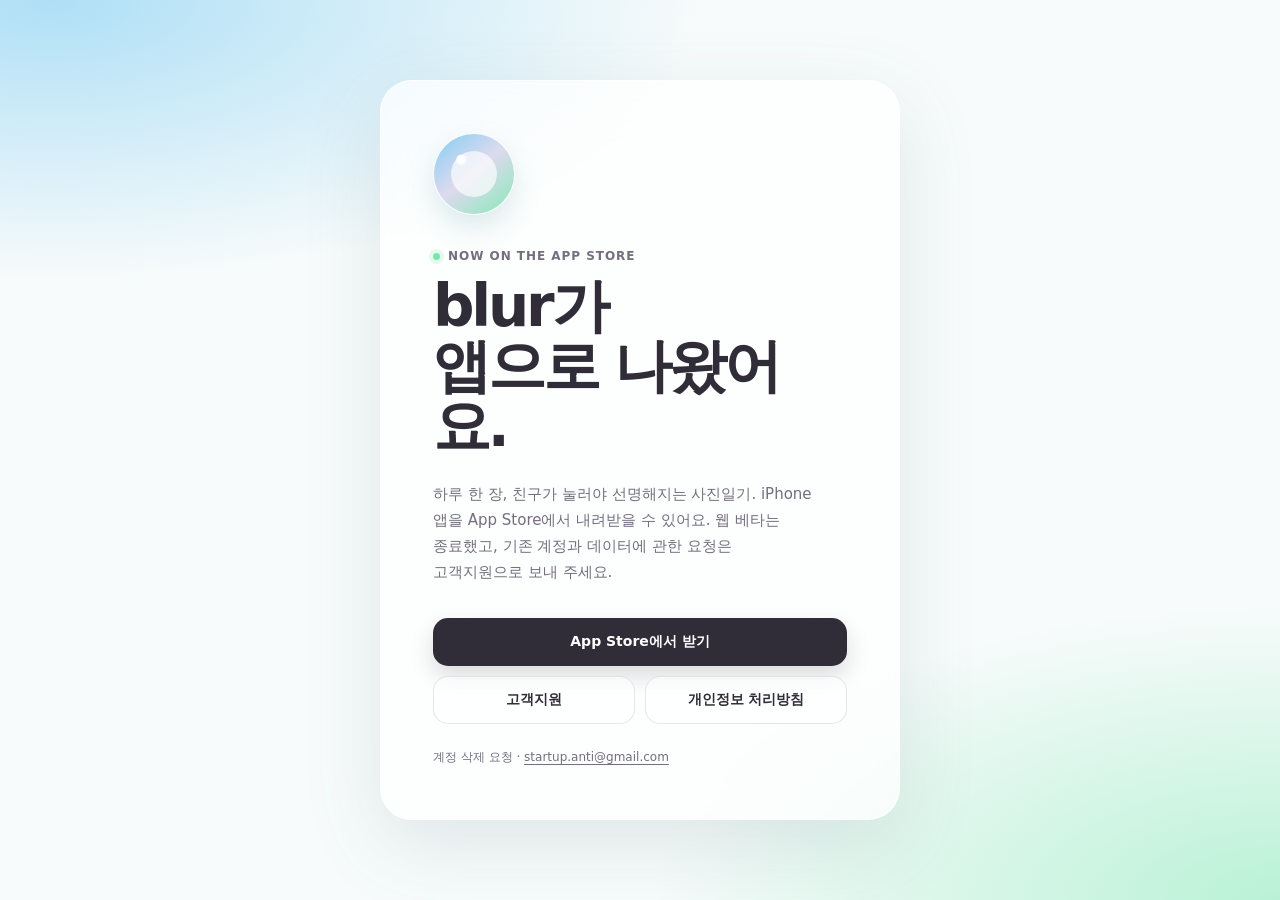
<file: index.html>
<!doctype html>
<html lang="ko">
  <head>
    <meta charset="utf-8">
    <meta name="viewport" content="width=device-width, initial-scale=1, viewport-fit=cover">
    <meta name="theme-color" content="#f7fbfb">
    <meta name="description" content="blur — 하루 한 장씩 나누는 사진일기. App Store에서 내려받고, 고객지원·개인정보 처리방침을 확인하세요.">
    <title>blur — 함께 보는 사진일기</title>
    <link rel="icon" href="./assets/favicon-32.png" type="image/png" sizes="32x32">
    <style>
      :root {
        color-scheme: light;
        --ink: #312d38;
        --muted: #746e7e;
        --sky: #72c8f2;
        --mint: #76e7ad;
        --paper: #f7fbfb;
        --glass: rgba(255, 255, 255, .72);
        --line: rgba(49, 45, 56, .12);
      }
      * { box-sizing: border-box; }
      html { min-height: 100%; background: var(--paper); }
      body {
        min-height: 100vh;
        min-height: 100svh;
        margin: 0;
        color: var(--ink);
        font-family: "Pretendard Variable", Pretendard, "SF Pro Text", -apple-system, BlinkMacSystemFont, "Apple SD Gothic Neo", system-ui, sans-serif;
        background:
          radial-gradient(75% 46% at 4% 0%, rgba(114, 200, 242, .54), transparent 68%),
          radial-gradient(72% 48% at 100% 100%, rgba(118, 231, 173, .48), transparent 68%),
          var(--paper);
      }
      main {
        min-height: 100vh;
        min-height: 100svh;
        display: grid;
        place-items: center;
        padding: max(28px, env(safe-area-inset-top)) 22px max(28px, env(safe-area-inset-bottom));
      }
      article {
        width: min(100%, 520px);
        padding: clamp(30px, 8vw, 52px);
        border: 1px solid rgba(255, 255, 255, .86);
        border-radius: 32px;
        background: var(--glass);
        box-shadow: 0 24px 80px rgba(75, 107, 116, .14);
        backdrop-filter: blur(24px);
        -webkit-backdrop-filter: blur(24px);
      }
      .mark {
        position: relative;
        width: 82px;
        height: 82px;
        margin-bottom: 34px;
        overflow: hidden;
        border: 1px solid rgba(255, 255, 255, .9);
        border-radius: 50%;
        background:
          radial-gradient(circle at 34% 32%, #fff 0 6%, transparent 7%),
          linear-gradient(140deg, var(--sky), #d9d5ec 48%, var(--mint));
        box-shadow: 0 12px 28px rgba(83, 148, 158, .2);
      }
      .mark::before {
        content: "";
        position: absolute;
        inset: 17px;
        border-radius: 50%;
        background: rgba(255, 255, 255, .7);
        box-shadow: 0 0 0 18px rgba(255, 255, 255, .12);
        backdrop-filter: blur(1px);
        -webkit-backdrop-filter: blur(1px);
        animation: resolve 900ms cubic-bezier(.2, .8, .2, 1) both;
      }
      .status {
        display: flex;
        align-items: center;
        gap: 8px;
        margin: 0 0 14px;
        color: var(--muted);
        font-size: 12px;
        font-weight: 650;
        letter-spacing: .08em;
      }
      .status::before {
        content: "";
        width: 7px;
        height: 7px;
        border-radius: 50%;
        background: var(--mint);
        box-shadow: 0 0 0 4px rgba(118, 231, 173, .18);
      }
      h1 {
        margin: 0;
        font-family: ui-rounded, "SF Pro Rounded", "Pretendard Variable", system-ui, sans-serif;
        font-size: clamp(38px, 10vw, 58px);
        font-weight: 720;
        letter-spacing: -.055em;
        line-height: 1.03;
      }
      .copy {
        max-width: 390px;
        margin: 24px 0 0;
        color: var(--muted);
        font-size: 15px;
        line-height: 1.75;
        word-break: keep-all;
      }
      nav {
        display: grid;
        grid-template-columns: 1fr 1fr;
        gap: 10px;
        margin-top: 32px;
      }
      .button {
        display: inline-flex;
        min-height: 48px;
        align-items: center;
        justify-content: center;
        padding: 12px 16px;
        border: 1px solid transparent;
        border-radius: 15px;
        color: var(--ink);
        font-size: 14px;
        font-weight: 650;
        text-decoration: none;
        transition: transform 160ms ease, box-shadow 160ms ease, background 160ms ease;
      }
      .button.primary {
        background: var(--ink);
        color: white;
        box-shadow: 0 10px 22px rgba(49, 45, 56, .16);
      }
      .button.secondary {
        border-color: var(--line);
        background: rgba(255, 255, 255, .58);
      }
      .button.wide { grid-column: 1 / -1; }
      .button:hover { transform: translateY(-1px); }
      .button:focus-visible {
        outline: 3px solid rgba(114, 200, 242, .54);
        outline-offset: 3px;
      }
      footer {
        margin-top: 24px;
        color: var(--muted);
        font-size: 12px;
        line-height: 1.6;
      }
      footer a { color: inherit; text-underline-offset: 3px; }
      @keyframes resolve {
        from { opacity: .1; transform: scale(.42); filter: blur(8px); }
        to { opacity: 1; transform: scale(1); filter: blur(0); }
      }
      @media (max-width: 420px) {
        article { border-radius: 26px; }
        nav { grid-template-columns: 1fr; }
      }
      @media (prefers-reduced-motion: reduce) {
        *, *::before, *::after { animation: none !important; transition: none !important; }
      }
    </style>
  </head>
  <body>
    <main>
      <article aria-labelledby="store-title">
        <div class="mark" aria-hidden="true"></div>
        <p class="status">NOW ON THE APP STORE</p>
        <h1 id="store-title">blur가<br>앱으로 나왔어요.</h1>
        <p class="copy">하루 한 장, 친구가 눌러야 선명해지는 사진일기. iPhone 앱을 App Store에서 내려받을 수 있어요. 웹 베타는 종료했고, 기존 계정과 데이터에 관한 요청은 고객지원으로 보내 주세요.</p>
        <nav aria-label="앱 내려받기와 도움말 링크">
          <a class="button primary wide" href="https://apps.apple.com/kr/app/id6805774340">App Store에서 받기</a>
          <a class="button secondary" href="./legal/support.html">고객지원</a>
          <a class="button secondary" href="./legal/privacy.html">개인정보 처리방침</a>
        </nav>
        <footer>
          계정 삭제 요청 · <a href="mailto:startup.anti@gmail.com">startup.anti@gmail.com</a>
        </footer>
      </article>
    </main>
    <script>
      (async () => {
        const authKey = "sb-nzrfzxpqvhdkmogpsscz-auth-token";
        const blurKeys = ["blur-service-state-v2", "blur-notif-seen", "blur-bg", "blur-kb-height"];
        try {
          for (const key of blurKeys) localStorage.removeItem(key);
          for (let index = localStorage.length - 1; index >= 0; index -= 1) {
            const key = localStorage.key(index);
            if (key === authKey || key?.startsWith(`${authKey}.`)) localStorage.removeItem(key);
          }
        } catch {}

        try {
          if ("serviceWorker" in navigator) {
            const registrations = await navigator.serviceWorker.getRegistrations();
            const scope = new URL("./", location.href).href;
            await Promise.all(registrations.filter((registration) => registration.scope === scope).map(async (registration) => {
              try { await (await registration.pushManager?.getSubscription())?.unsubscribe(); } catch {}
              return registration.unregister();
            }));
          }
          if ("caches" in window) {
            await Promise.all((await caches.keys()).filter((key) => key.startsWith("blur-service-")).map((key) => caches.delete(key)));
          }
        } catch {}
      })();
    </script>
  </body>
</html>
</file>
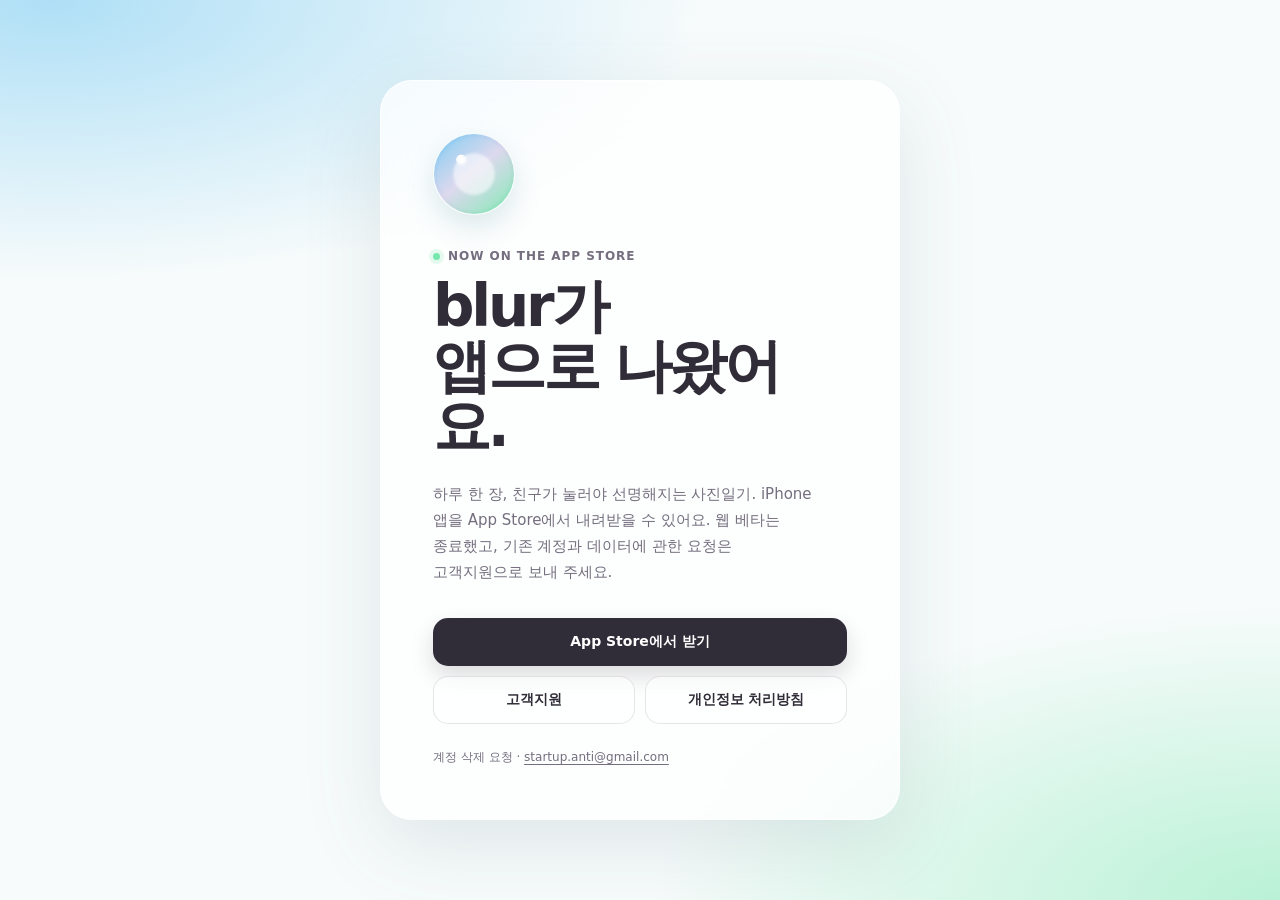
<file: invite/index.html>
<!doctype html>
<html lang="ko">
  <head>
    <meta charset="utf-8">
    <meta name="viewport" content="width=device-width, initial-scale=1">
    <meta http-equiv="refresh" content="0; url=../">
    <meta name="robots" content="noindex">
    <link rel="canonical" href="../">
    <title>blur 웹 베타 종료 안내</title>
  </head>
  <body>
    <p>blur 웹 베타가 종료되었습니다. <a href="../">종료 안내 보기</a></p>
  </body>
</html>
</file>
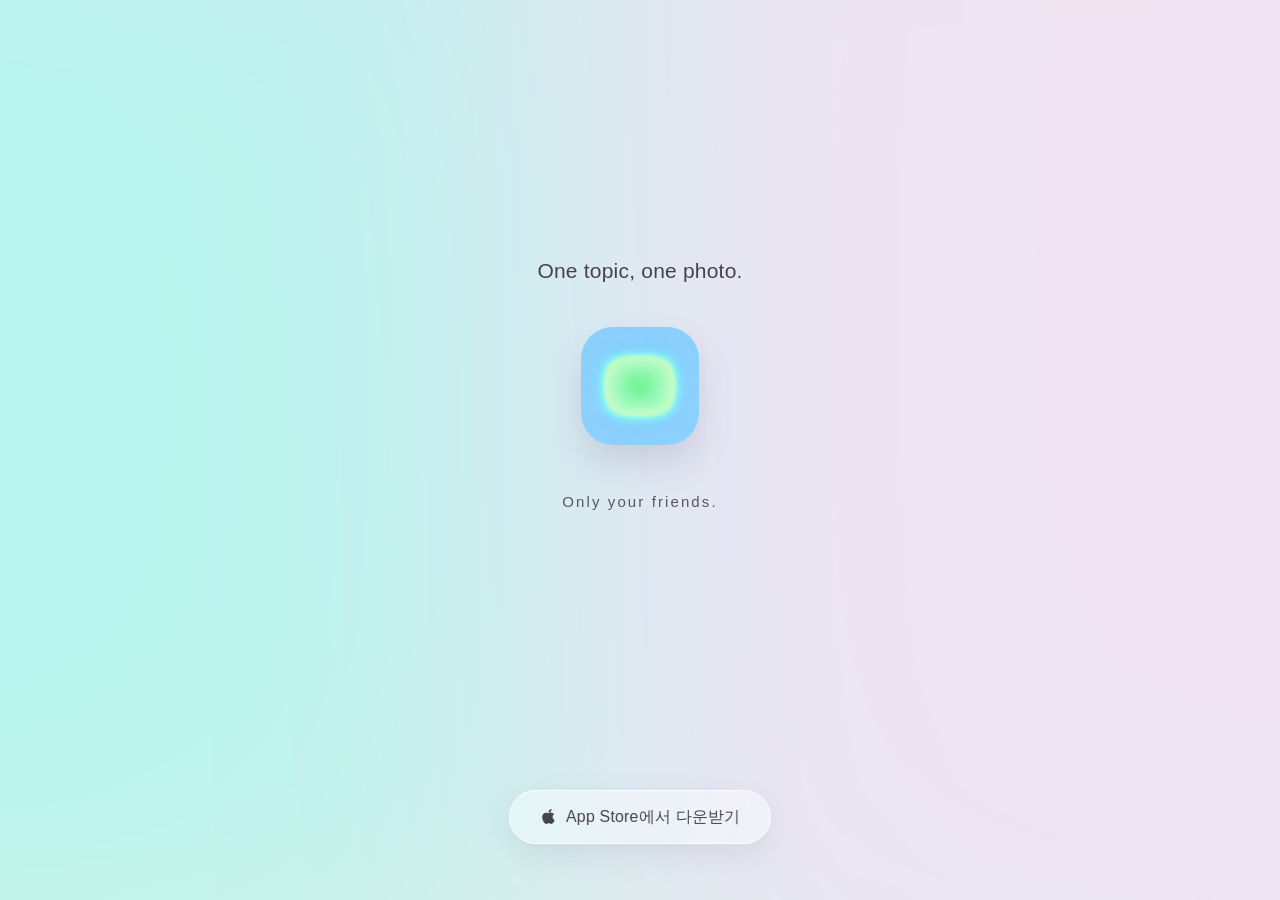
<file: go/meta/index.html>
<!doctype html>
<html lang="ko">
  <head>
    <meta charset="utf-8">
    <meta name="viewport" content="width=device-width, initial-scale=1, viewport-fit=cover">
    <meta name="theme-color" content="#d3e6ee">
    <meta name="description" content="blur — 매일 하나의 주제, 친구들만 보는 사진일기.">
    <meta name="robots" content="noindex">
    <title>blur — 함께 보는 사진일기</title>
    <link rel="icon" href="../../assets/favicon-32.png" type="image/png" sizes="32x32">
    <link rel="apple-touch-icon" href="../../assets/icon-180.png">
    <style>
      :root {
        color-scheme: light;
        --ink: #47434c;
        --ink-soft: #5a5660;
        --mist: #d6e7ef;
      }
      * { box-sizing: border-box; }
      html, body { height: 100%; margin: 0; }
      body {
        color: var(--ink);
        font-family: "SF Pro Display", -apple-system, BlinkMacSystemFont, "Helvetica Neue", "Apple SD Gothic Neo", sans-serif;
        font-weight: 300;
        -webkit-font-smoothing: antialiased;
        background: var(--mist) url("./bg.jpg") center / cover no-repeat fixed;
      }
      main {
        position: relative;
        min-height: 100vh;
        min-height: 100svh;
        display: flex;
        flex-direction: column;
        align-items: center;
        justify-content: center;
        padding: env(safe-area-inset-top) 24px calc(env(safe-area-inset-bottom) + 132px);
        text-align: center;
      }
      h1 {
        margin: 0;
        font-size: 21px;
        font-weight: 300;
        letter-spacing: .01em;
      }
      .icon {
        width: 118px;
        height: 118px;
        margin: 44px 0 48px;
        border-radius: 27%;
        box-shadow: 0 18px 34px rgba(110, 104, 140, .2);
        animation: focus 1400ms cubic-bezier(.2, .7, .2, 1) 200ms both;
      }
      .tagline {
        margin: 0;
        color: var(--ink-soft);
        font-size: 15px;
        letter-spacing: .14em;
      }
      .store {
        position: absolute;
        left: 50%;
        bottom: calc(env(safe-area-inset-bottom) + 56px);
        transform: translateX(-50%);
        display: inline-flex;
        align-items: center;
        gap: 9px;
        min-height: 54px;
        padding: 0 30px;
        border: 1px solid rgba(255, 255, 255, .8);
        border-radius: 999px;
        background: rgba(255, 255, 255, .42);
        box-shadow: 0 10px 30px rgba(110, 104, 140, .14);
        backdrop-filter: blur(18px) saturate(1.2);
        -webkit-backdrop-filter: blur(18px) saturate(1.2);
        color: var(--ink);
        font-size: 16px;
        font-weight: 400;
        letter-spacing: .01em;
        white-space: nowrap;
        text-decoration: none;
        -webkit-tap-highlight-color: transparent;
        transition: transform 160ms ease, background 160ms ease;
        animation: rise 700ms ease 900ms both;
      }
      .store:active { transform: translateX(-50%) scale(.97); background: rgba(255, 255, 255, .6); }
      .store:focus-visible { outline: 2px solid rgba(71, 67, 76, .5); outline-offset: 4px; }
      .store svg { width: 17px; height: 17px; margin-top: -2px; }
      @keyframes focus {
        from { filter: blur(14px); opacity: .55; transform: scale(.94); }
        to { filter: blur(0); opacity: 1; transform: scale(1); }
      }
      @keyframes rise {
        from { opacity: 0; transform: translate(-50%, 8px); }
        to { opacity: 1; transform: translate(-50%, 0); }
      }
      @media (prefers-reduced-motion: reduce) {
        .icon, .store { animation: none; }
      }
    </style>
  </head>
  <body>
    <main>
      <h1>One topic, one photo.</h1>
      <img class="icon" src="./icon.jpg" alt="blur 앱 아이콘" width="118" height="118">
      <p class="tagline">Only your friends.</p>
      <a class="store" href="https://apps.apple.com/app/apple-store/id6805774340?pt=129358809&amp;ct=meta&amp;mt=8">
        <svg viewBox="0 0 384 512" aria-hidden="true"><path fill="currentColor" d="M318.7 268.7c-.2-36.7 16.4-64.4 50-84.8-18.8-26.9-47.2-41.7-84.7-44.6-35.5-2.8-74.3 20.7-88.5 20.7-15 0-49.4-19.7-76.4-19.7C63.3 141.2 4 184.8 4 273.5q0 39.3 14.4 81.2c12.8 36.7 59 126.7 107.2 125.2 25.2-.6 43-17.9 75.8-17.9 31.8 0 48.3 17.9 76.4 17.9 48.6-.7 90.4-82.5 102.6-119.3-65.2-30.7-61.7-90-61.7-91.9zm-56.6-164.2c27.3-32.4 24.8-61.9 24-72.5-24.1 1.4-52 16.4-67.9 34.9-17.5 19.8-27.8 44.3-25.6 71.9 26.1 2 49.9-11.4 69.5-34.3z"/></svg>
        App Store에서 다운받기
      </a>
    </main>
  </body>
</html>
</file>
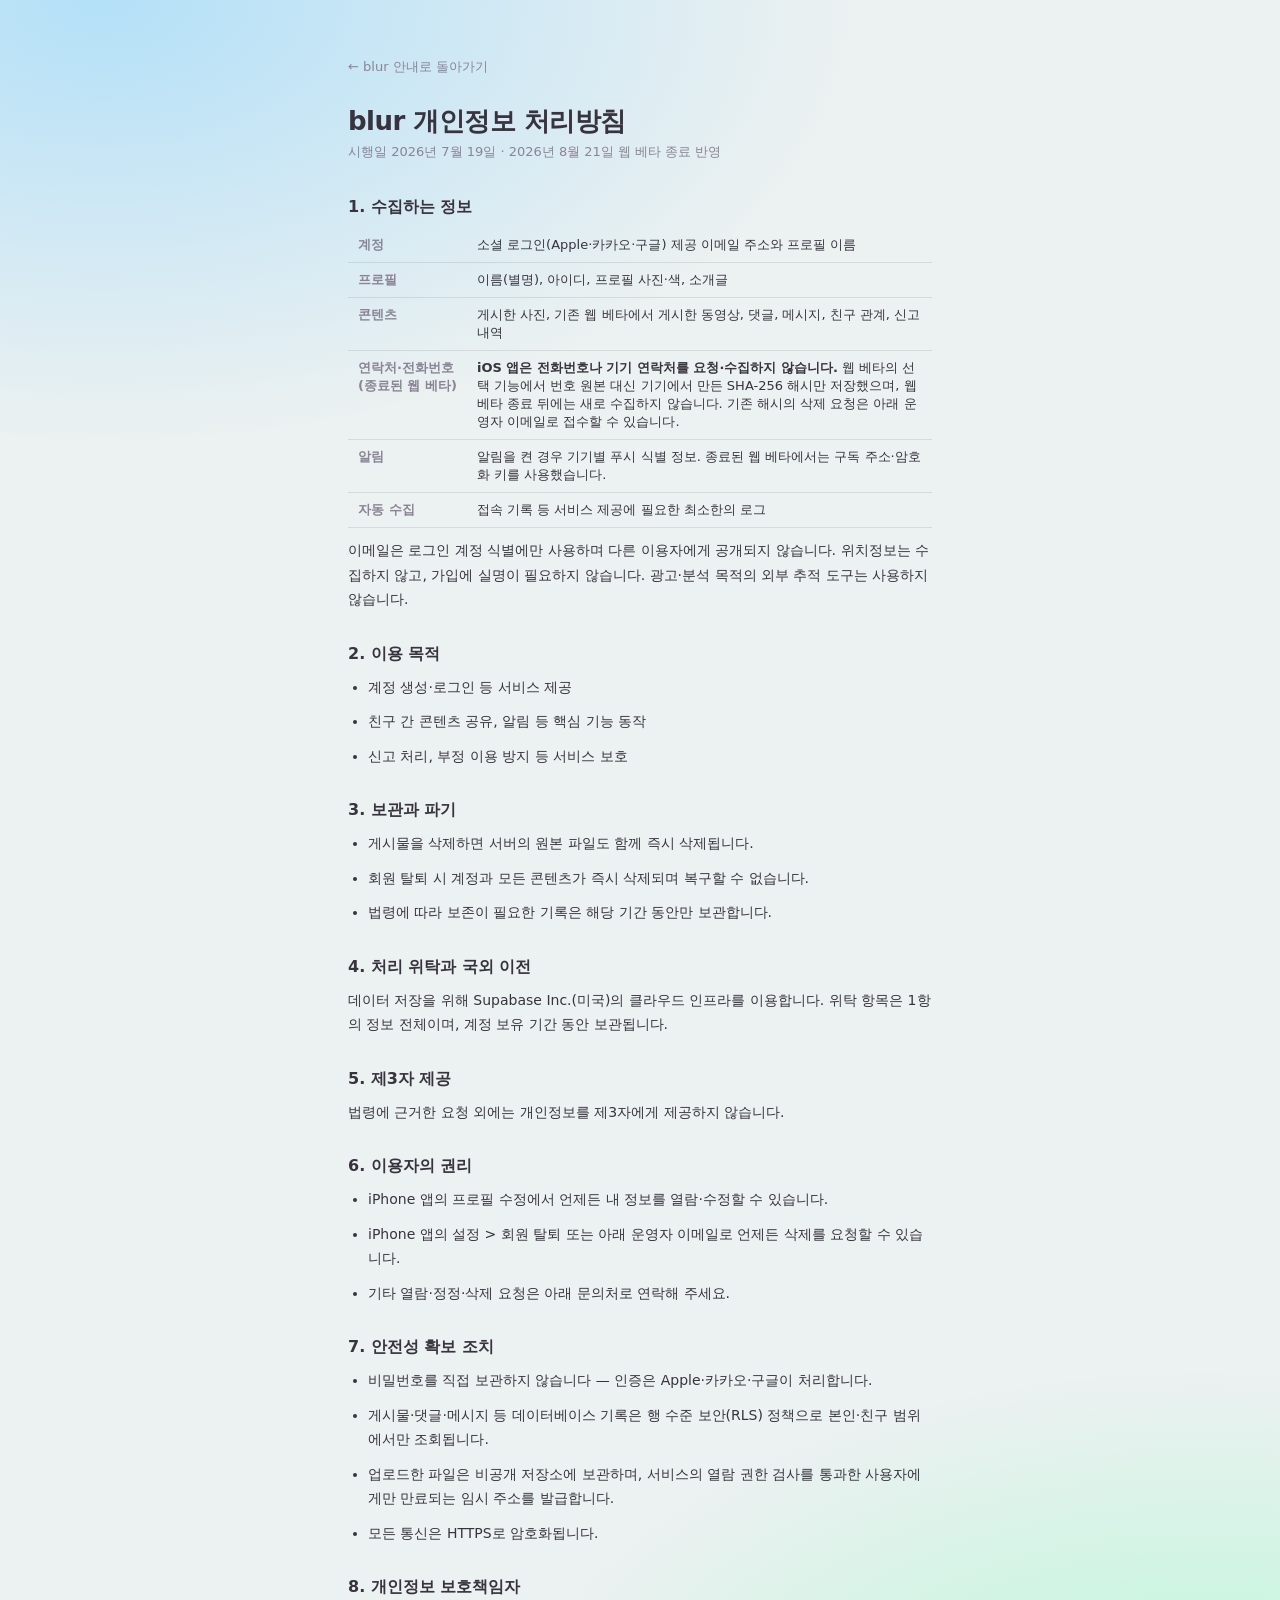
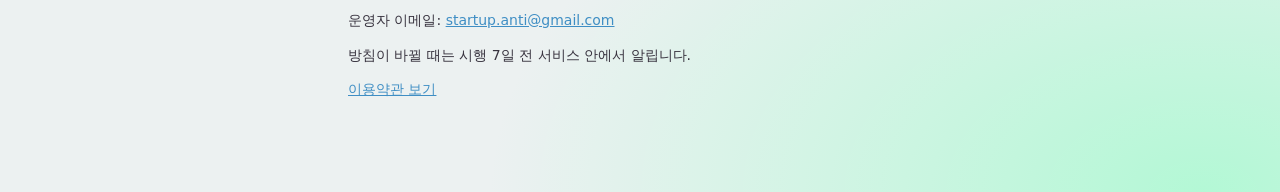
<file: legal/privacy.html>
<!doctype html>
<html lang="ko">
  <head>
    <meta charset="utf-8">
    <meta name="viewport" content="width=device-width, initial-scale=1">
    <title>blur 개인정보 처리방침</title>
    <style>
      :root {
        --ink: #38333f;
        --muted: #8a8496;
      }
      * { box-sizing: border-box; }
      body {
        margin: 0;
        font-family: "SF Pro Text", -apple-system, BlinkMacSystemFont, "Apple SD Gothic Neo", "Pretendard Variable", Pretendard, system-ui, sans-serif;
        color: var(--ink);
        background:
          radial-gradient(95% 40% at 8% 0%, rgba(123, 207, 255, .5) 0%, transparent 62%),
          radial-gradient(90% 38% at 94% 100%, rgba(123, 255, 186, .5) 0%, transparent 62%),
          #ecf1f1;
        min-height: 100vh;
      }
      main {
        max-width: 640px;
        margin: 0 auto;
        padding: 56px 28px 80px;
      }
      h1 { font-size: 26px; letter-spacing: -.02em; margin: 0 0 4px; }
      .date { color: var(--muted); font-size: 13px; margin-bottom: 36px; }
      h2 { font-size: 16px; margin: 32px 0 10px; }
      p, li { font-size: 14px; line-height: 1.75; margin: 0 0 10px; }
      ul { padding-left: 20px; margin: 0 0 10px; }
      table { width: 100%; border-collapse: collapse; font-size: 13px; margin: 0 0 10px; }
      th, td { text-align: left; padding: 8px 10px; border-bottom: 1px solid rgba(56, 51, 63, .12); vertical-align: top; }
      th { color: var(--muted); font-weight: 600; white-space: nowrap; }
      a { color: #3f8ec4; }
      .back { display: inline-block; margin-bottom: 28px; font-size: 13px; color: var(--muted); text-decoration: none; }
    </style>
  </head>
  <body>
    <main>
      <a class="back" href="../index.html">← blur 안내로 돌아가기</a>
      <h1>blur 개인정보 처리방침</h1>
      <div class="date">시행일 2026년 7월 19일 · 2026년 8월 21일 웹 베타 종료 반영</div>

      <h2>1. 수집하는 정보</h2>
      <table>
        <tr><th>계정</th><td>소셜 로그인(Apple·카카오·구글) 제공 이메일 주소와 프로필 이름</td></tr>
        <tr><th>프로필</th><td>이름(별명), 아이디, 프로필 사진·색, 소개글</td></tr>
        <tr><th>콘텐츠</th><td>게시한 사진, 기존 웹 베타에서 게시한 동영상, 댓글, 메시지, 친구 관계, 신고 내역</td></tr>
        <tr><th>연락처·전화번호<br>(종료된 웹 베타)</th><td><b>iOS 앱은 전화번호나 기기 연락처를 요청·수집하지 않습니다.</b> 웹 베타의 선택 기능에서 번호 원본 대신 기기에서 만든 SHA-256 해시만 저장했으며, 웹 베타 종료 뒤에는 새로 수집하지 않습니다. 기존 해시의 삭제 요청은 아래 운영자 이메일로 접수할 수 있습니다.</td></tr>
        <tr><th>알림</th><td>알림을 켠 경우 기기별 푸시 식별 정보. 종료된 웹 베타에서는 구독 주소·암호화 키를 사용했습니다.</td></tr>
        <tr><th>자동 수집</th><td>접속 기록 등 서비스 제공에 필요한 최소한의 로그</td></tr>
      </table>
      <p>이메일은 로그인 계정 식별에만 사용하며 다른 이용자에게 공개되지 않습니다. 위치정보는 수집하지 않고, 가입에 실명이 필요하지 않습니다. 광고·분석 목적의 외부 추적 도구는 사용하지 않습니다.</p>

      <h2>2. 이용 목적</h2>
      <ul>
        <li>계정 생성·로그인 등 서비스 제공</li>
        <li>친구 간 콘텐츠 공유, 알림 등 핵심 기능 동작</li>
        <li>신고 처리, 부정 이용 방지 등 서비스 보호</li>
      </ul>

      <h2>3. 보관과 파기</h2>
      <ul>
        <li>게시물을 삭제하면 서버의 원본 파일도 함께 즉시 삭제됩니다.</li>
        <li>회원 탈퇴 시 계정과 모든 콘텐츠가 즉시 삭제되며 복구할 수 없습니다.</li>
        <li>법령에 따라 보존이 필요한 기록은 해당 기간 동안만 보관합니다.</li>
      </ul>

      <h2>4. 처리 위탁과 국외 이전</h2>
      <p>데이터 저장을 위해 Supabase Inc.(미국)의 클라우드 인프라를 이용합니다. 위탁 항목은 1항의 정보 전체이며, 계정 보유 기간 동안 보관됩니다.</p>

      <h2>5. 제3자 제공</h2>
      <p>법령에 근거한 요청 외에는 개인정보를 제3자에게 제공하지 않습니다.</p>

      <h2>6. 이용자의 권리</h2>
      <ul>
        <li>iPhone 앱의 프로필 수정에서 언제든 내 정보를 열람·수정할 수 있습니다.</li>
        <li>iPhone 앱의 설정 &gt; 회원 탈퇴 또는 아래 운영자 이메일로 언제든 삭제를 요청할 수 있습니다.</li>
        <li>기타 열람·정정·삭제 요청은 아래 문의처로 연락해 주세요.</li>
      </ul>

      <h2>7. 안전성 확보 조치</h2>
      <ul>
        <li>비밀번호를 직접 보관하지 않습니다 — 인증은 Apple·카카오·구글이 처리합니다.</li>
        <li>게시물·댓글·메시지 등 데이터베이스 기록은 행 수준 보안(RLS) 정책으로 본인·친구 범위에서만 조회됩니다.</li>
        <li>업로드한 파일은 비공개 저장소에 보관하며, 서비스의 열람 권한 검사를 통과한 사용자에게만 만료되는 임시 주소를 발급합니다.</li>
        <li>모든 통신은 HTTPS로 암호화됩니다.</li>
      </ul>

      <h2>8. 개인정보 보호책임자</h2>
      <p>운영자 이메일: <a href="mailto:startup.anti@gmail.com">startup.anti@gmail.com</a></p>
      <p>방침이 바뀔 때는 시행 7일 전 서비스 안에서 알립니다.</p>
      <p><a href="./terms.html">이용약관 보기</a></p>
    </main>
  </body>
</html>
</file>
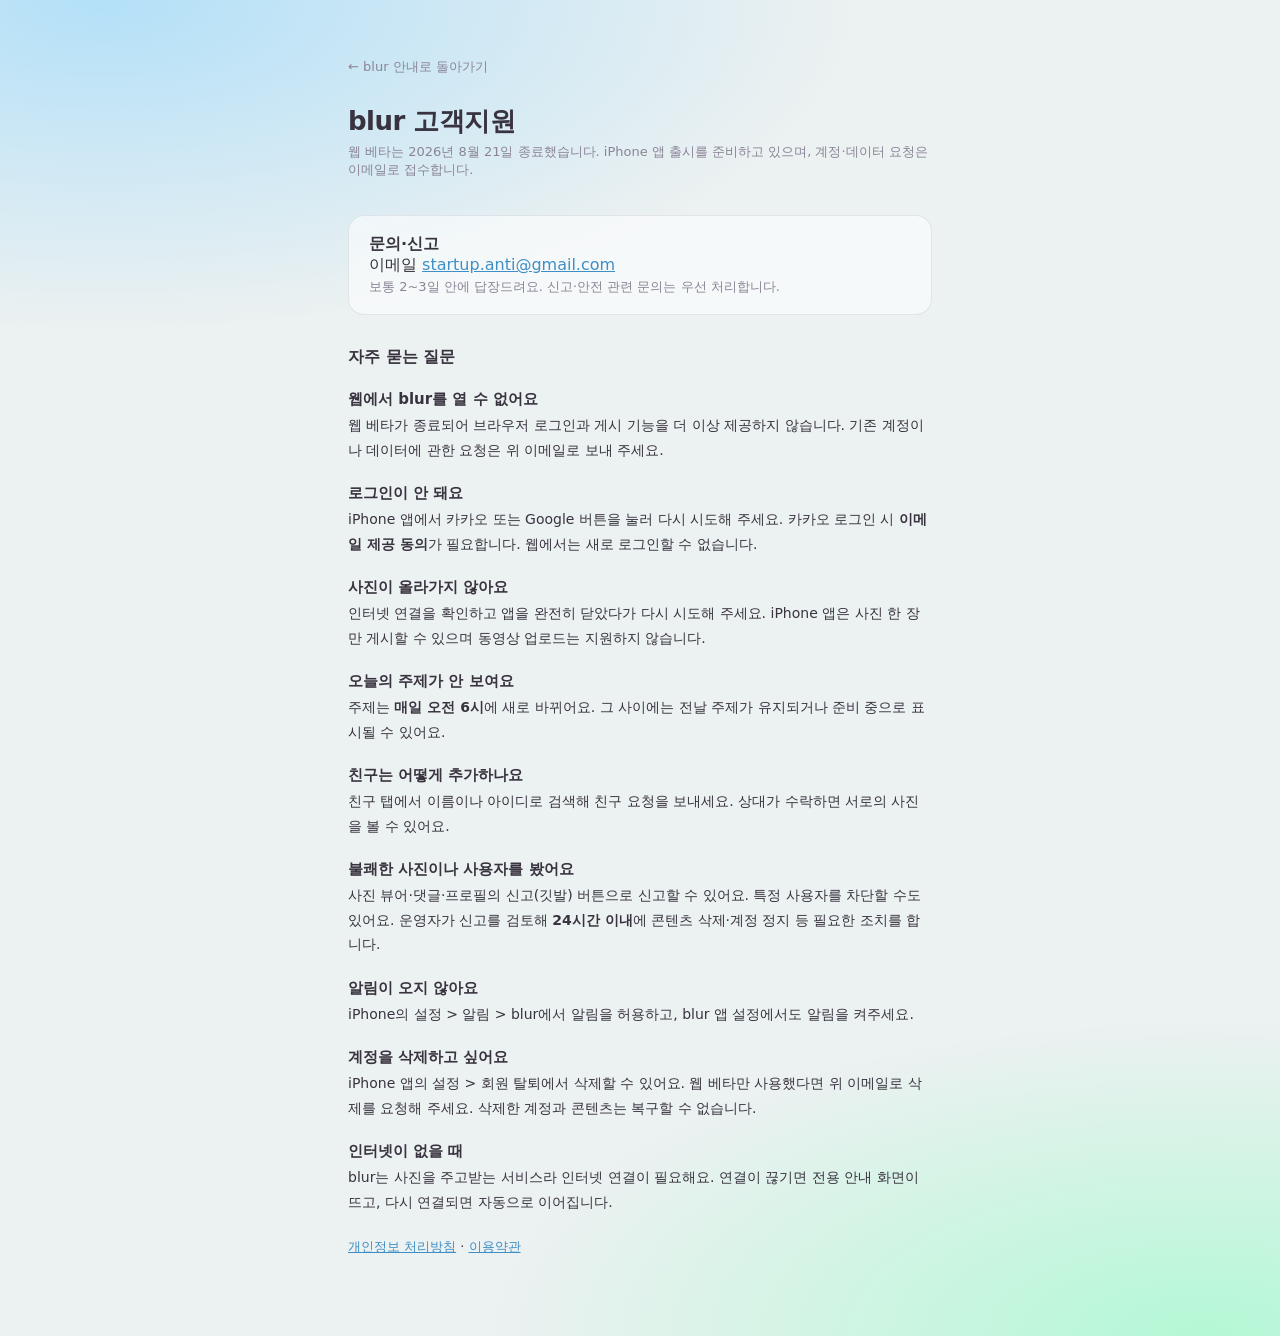
<file: legal/support.html>
<!doctype html>
<html lang="ko">
  <head>
    <meta charset="utf-8">
    <meta name="viewport" content="width=device-width, initial-scale=1">
    <title>blur 고객지원</title>
    <style>
      :root {
        --ink: #38333f;
        --muted: #8a8496;
      }
      * { box-sizing: border-box; }
      body {
        margin: 0;
        font-family: "SF Pro Text", -apple-system, BlinkMacSystemFont, "Apple SD Gothic Neo", "Pretendard Variable", Pretendard, system-ui, sans-serif;
        color: var(--ink);
        background:
          radial-gradient(95% 40% at 8% 0%, rgba(123, 207, 255, .5) 0%, transparent 62%),
          radial-gradient(90% 38% at 94% 100%, rgba(123, 255, 186, .5) 0%, transparent 62%),
          #ecf1f1;
        min-height: 100vh;
      }
      main {
        max-width: 640px;
        margin: 0 auto;
        padding: 56px 28px 80px;
      }
      h1 { font-size: 26px; letter-spacing: -.02em; margin: 0 0 4px; }
      .date { color: var(--muted); font-size: 13px; margin-bottom: 36px; }
      h2 { font-size: 16px; margin: 32px 0 8px; }
      p, li { font-size: 14px; line-height: 1.75; margin: 0 0 10px; }
      .q { font-weight: 600; margin: 22px 0 4px; font-size: 15px; }
      .contact {
        margin-top: 28px; padding: 18px 20px;
        background: rgba(255, 255, 255, .55);
        border: 1px solid rgba(56, 51, 63, .1); border-radius: 16px;
      }
      a { color: #3f8ec4; }
      .back { display: inline-block; margin-bottom: 28px; font-size: 13px; color: var(--muted); text-decoration: none; }
      .links { margin-top: 24px; font-size: 13px; }
    </style>
  </head>
  <body>
    <main>
      <a class="back" href="../index.html">← blur 안내로 돌아가기</a>
      <h1>blur 고객지원</h1>
      <div class="date">웹 베타는 2026년 8월 21일 종료했습니다. iPhone 앱 출시를 준비하고 있으며, 계정·데이터 요청은 이메일로 접수합니다.</div>

      <div class="contact">
        <strong>문의·신고</strong><br>
        이메일 <a href="mailto:startup.anti@gmail.com">startup.anti@gmail.com</a><br>
        <span style="color:var(--muted);font-size:13px">보통 2~3일 안에 답장드려요. 신고·안전 관련 문의는 우선 처리합니다.</span>
      </div>

      <h2>자주 묻는 질문</h2>

      <div class="q">웹에서 blur를 열 수 없어요</div>
      <p>웹 베타가 종료되어 브라우저 로그인과 게시 기능을 더 이상 제공하지 않습니다. 기존 계정이나 데이터에 관한 요청은 위 이메일로 보내 주세요.</p>

      <div class="q">로그인이 안 돼요</div>
      <p>iPhone 앱에서 카카오 또는 Google 버튼을 눌러 다시 시도해 주세요. 카카오 로그인 시 <strong>이메일 제공 동의</strong>가 필요합니다. 웹에서는 새로 로그인할 수 없습니다.</p>

      <div class="q">사진이 올라가지 않아요</div>
      <p>인터넷 연결을 확인하고 앱을 완전히 닫았다가 다시 시도해 주세요. iPhone 앱은 사진 한 장만 게시할 수 있으며 동영상 업로드는 지원하지 않습니다.</p>

      <div class="q">오늘의 주제가 안 보여요</div>
      <p>주제는 <strong>매일 오전 6시</strong>에 새로 바뀌어요. 그 사이에는 전날 주제가 유지되거나 준비 중으로 표시될 수 있어요.</p>

      <div class="q">친구는 어떻게 추가하나요</div>
      <p>친구 탭에서 이름이나 아이디로 검색해 친구 요청을 보내세요. 상대가 수락하면 서로의 사진을 볼 수 있어요.</p>

      <div class="q">불쾌한 사진이나 사용자를 봤어요</div>
      <p>사진 뷰어·댓글·프로필의 신고(깃발) 버튼으로 신고할 수 있어요. 특정 사용자를 차단할 수도 있어요. 운영자가 신고를 검토해 <strong>24시간 이내</strong>에 콘텐츠 삭제·계정 정지 등 필요한 조치를 합니다.</p>

      <div class="q">알림이 오지 않아요</div>
      <p>iPhone의 설정 &gt; 알림 &gt; blur에서 알림을 허용하고, blur 앱 설정에서도 알림을 켜주세요.</p>

      <div class="q">계정을 삭제하고 싶어요</div>
      <p>iPhone 앱의 설정 &gt; 회원 탈퇴에서 삭제할 수 있어요. 웹 베타만 사용했다면 위 이메일로 삭제를 요청해 주세요. 삭제한 계정과 콘텐츠는 복구할 수 없습니다.</p>

      <div class="q">인터넷이 없을 때</div>
      <p>blur는 사진을 주고받는 서비스라 인터넷 연결이 필요해요. 연결이 끊기면 전용 안내 화면이 뜨고, 다시 연결되면 자동으로 이어집니다.</p>

      <div class="links">
        <a href="./privacy.html">개인정보 처리방침</a> · <a href="./terms.html">이용약관</a>
      </div>
    </main>
  </body>
</html>
</file>
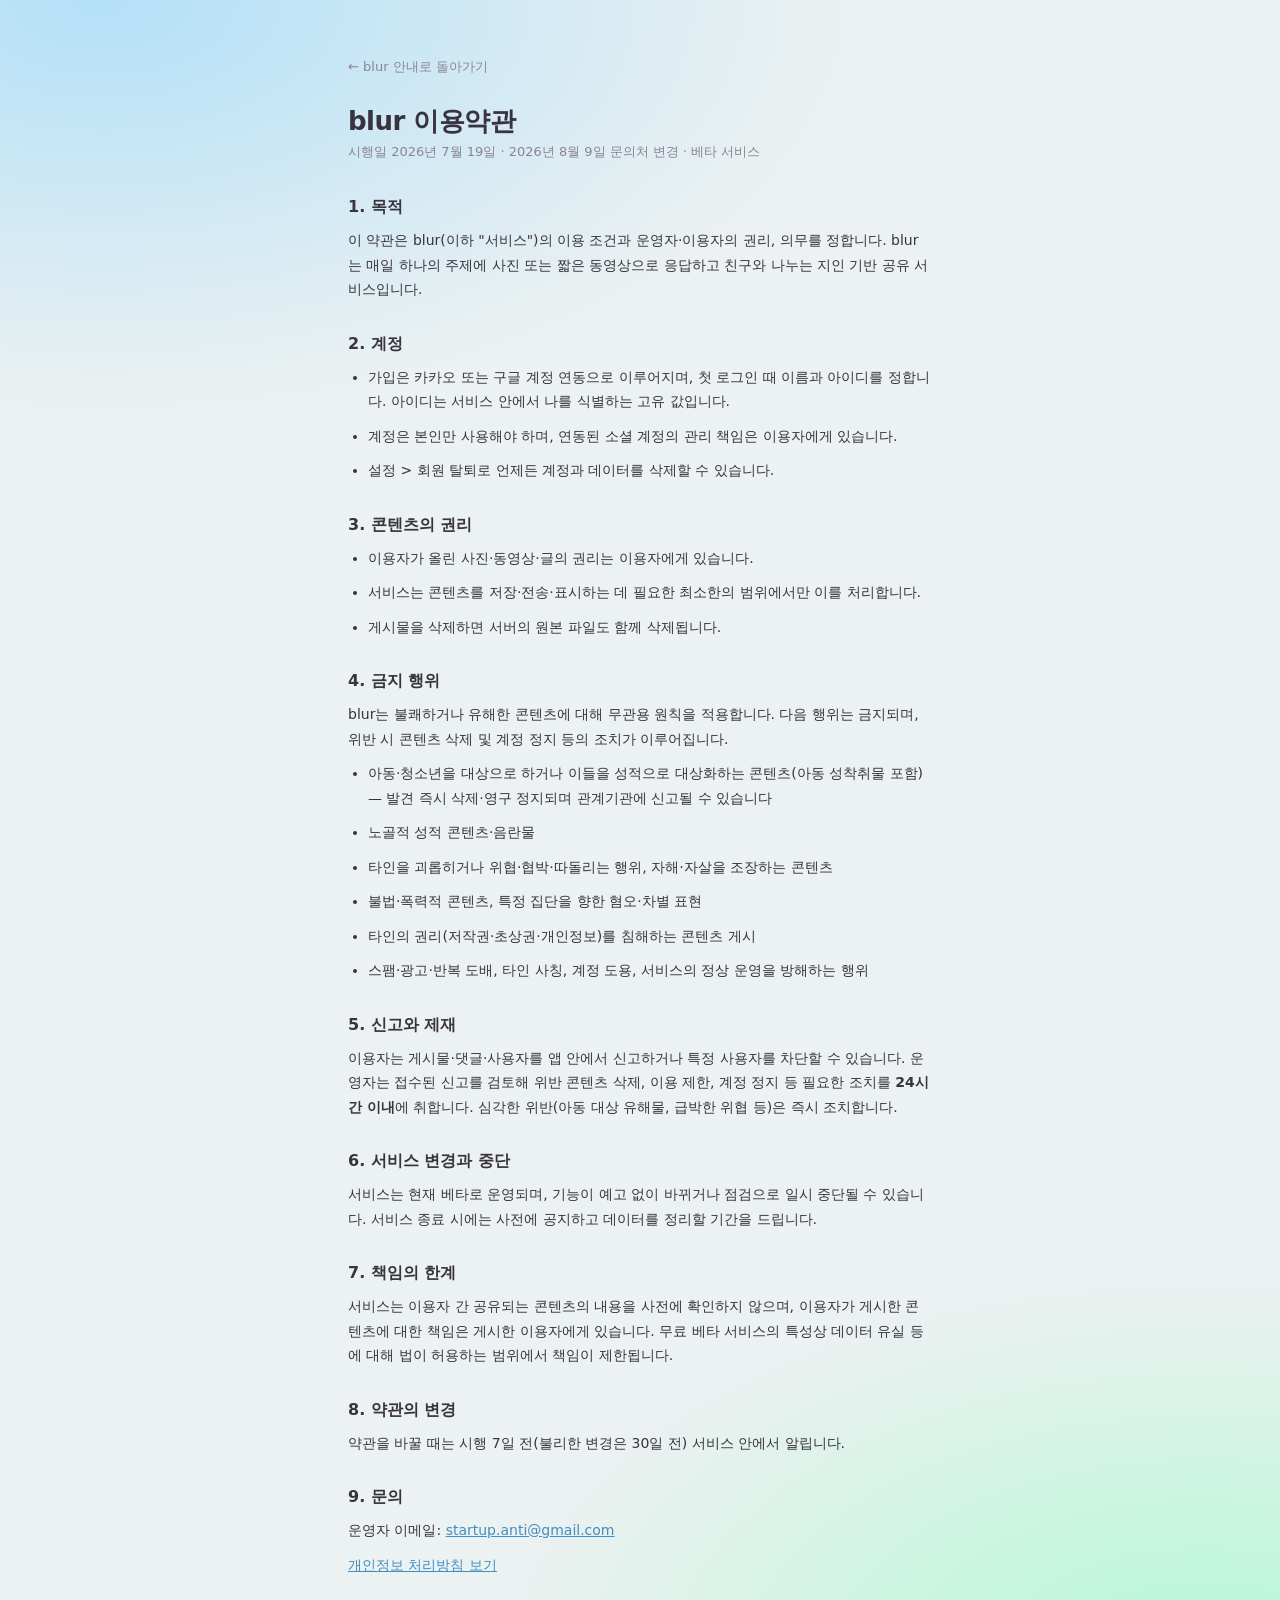
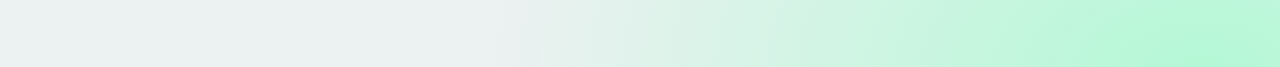
<file: legal/terms.html>
<!doctype html>
<html lang="ko">
  <head>
    <meta charset="utf-8">
    <meta name="viewport" content="width=device-width, initial-scale=1">
    <title>blur 이용약관</title>
    <style>
      :root {
        --ink: #38333f;
        --muted: #8a8496;
        --sky: #7bcfff;
        --mint: #7bffba;
      }
      * { box-sizing: border-box; }
      body {
        margin: 0;
        font-family: "SF Pro Text", -apple-system, BlinkMacSystemFont, "Apple SD Gothic Neo", "Pretendard Variable", Pretendard, system-ui, sans-serif;
        color: var(--ink);
        background:
          radial-gradient(95% 40% at 8% 0%, rgba(123, 207, 255, .5) 0%, transparent 62%),
          radial-gradient(90% 38% at 94% 100%, rgba(123, 255, 186, .5) 0%, transparent 62%),
          #ecf1f1;
        min-height: 100vh;
      }
      main {
        max-width: 640px;
        margin: 0 auto;
        padding: 56px 28px 80px;
      }
      h1 { font-size: 26px; letter-spacing: -.02em; margin: 0 0 4px; }
      .date { color: var(--muted); font-size: 13px; margin-bottom: 36px; }
      h2 { font-size: 16px; margin: 32px 0 10px; }
      p, li { font-size: 14px; line-height: 1.75; margin: 0 0 10px; }
      ul { padding-left: 20px; margin: 0 0 10px; }
      a { color: #3f8ec4; }
      .back { display: inline-block; margin-bottom: 28px; font-size: 13px; color: var(--muted); text-decoration: none; }
    </style>
  </head>
  <body>
    <main>
      <a class="back" href="../index.html">← blur 안내로 돌아가기</a>
      <h1>blur 이용약관</h1>
      <div class="date">시행일 2026년 7월 19일 · 2026년 8월 9일 문의처 변경 · 베타 서비스</div>

      <h2>1. 목적</h2>
      <p>이 약관은 blur(이하 "서비스")의 이용 조건과 운영자·이용자의 권리, 의무를 정합니다. blur는 매일 하나의 주제에 사진 또는 짧은 동영상으로 응답하고 친구와 나누는 지인 기반 공유 서비스입니다.</p>

      <h2>2. 계정</h2>
      <ul>
        <li>가입은 카카오 또는 구글 계정 연동으로 이루어지며, 첫 로그인 때 이름과 아이디를 정합니다. 아이디는 서비스 안에서 나를 식별하는 고유 값입니다.</li>
        <li>계정은 본인만 사용해야 하며, 연동된 소셜 계정의 관리 책임은 이용자에게 있습니다.</li>
        <li>설정 &gt; 회원 탈퇴로 언제든 계정과 데이터를 삭제할 수 있습니다.</li>
      </ul>

      <h2>3. 콘텐츠의 권리</h2>
      <ul>
        <li>이용자가 올린 사진·동영상·글의 권리는 이용자에게 있습니다.</li>
        <li>서비스는 콘텐츠를 저장·전송·표시하는 데 필요한 최소한의 범위에서만 이를 처리합니다.</li>
        <li>게시물을 삭제하면 서버의 원본 파일도 함께 삭제됩니다.</li>
      </ul>

      <h2>4. 금지 행위</h2>
      <p>blur는 불쾌하거나 유해한 콘텐츠에 대해 무관용 원칙을 적용합니다. 다음 행위는 금지되며, 위반 시 콘텐츠 삭제 및 계정 정지 등의 조치가 이루어집니다.</p>
      <ul>
        <li>아동·청소년을 대상으로 하거나 이들을 성적으로 대상화하는 콘텐츠(아동 성착취물 포함) — 발견 즉시 삭제·영구 정지되며 관계기관에 신고될 수 있습니다</li>
        <li>노골적 성적 콘텐츠·음란물</li>
        <li>타인을 괴롭히거나 위협·협박·따돌리는 행위, 자해·자살을 조장하는 콘텐츠</li>
        <li>불법·폭력적 콘텐츠, 특정 집단을 향한 혐오·차별 표현</li>
        <li>타인의 권리(저작권·초상권·개인정보)를 침해하는 콘텐츠 게시</li>
        <li>스팸·광고·반복 도배, 타인 사칭, 계정 도용, 서비스의 정상 운영을 방해하는 행위</li>
      </ul>

      <h2>5. 신고와 제재</h2>
      <p>이용자는 게시물·댓글·사용자를 앱 안에서 신고하거나 특정 사용자를 차단할 수 있습니다. 운영자는 접수된 신고를 검토해 위반 콘텐츠 삭제, 이용 제한, 계정 정지 등 필요한 조치를 <strong>24시간 이내</strong>에 취합니다. 심각한 위반(아동 대상 유해물, 급박한 위협 등)은 즉시 조치합니다.</p>

      <h2>6. 서비스 변경과 중단</h2>
      <p>서비스는 현재 베타로 운영되며, 기능이 예고 없이 바뀌거나 점검으로 일시 중단될 수 있습니다. 서비스 종료 시에는 사전에 공지하고 데이터를 정리할 기간을 드립니다.</p>

      <h2>7. 책임의 한계</h2>
      <p>서비스는 이용자 간 공유되는 콘텐츠의 내용을 사전에 확인하지 않으며, 이용자가 게시한 콘텐츠에 대한 책임은 게시한 이용자에게 있습니다. 무료 베타 서비스의 특성상 데이터 유실 등에 대해 법이 허용하는 범위에서 책임이 제한됩니다.</p>

      <h2>8. 약관의 변경</h2>
      <p>약관을 바꿀 때는 시행 7일 전(불리한 변경은 30일 전) 서비스 안에서 알립니다.</p>

      <h2>9. 문의</h2>
      <p>운영자 이메일: <a href="mailto:startup.anti@gmail.com">startup.anti@gmail.com</a></p>
      <p><a href="./privacy.html">개인정보 처리방침 보기</a></p>
    </main>
  </body>
</html>
</file>
